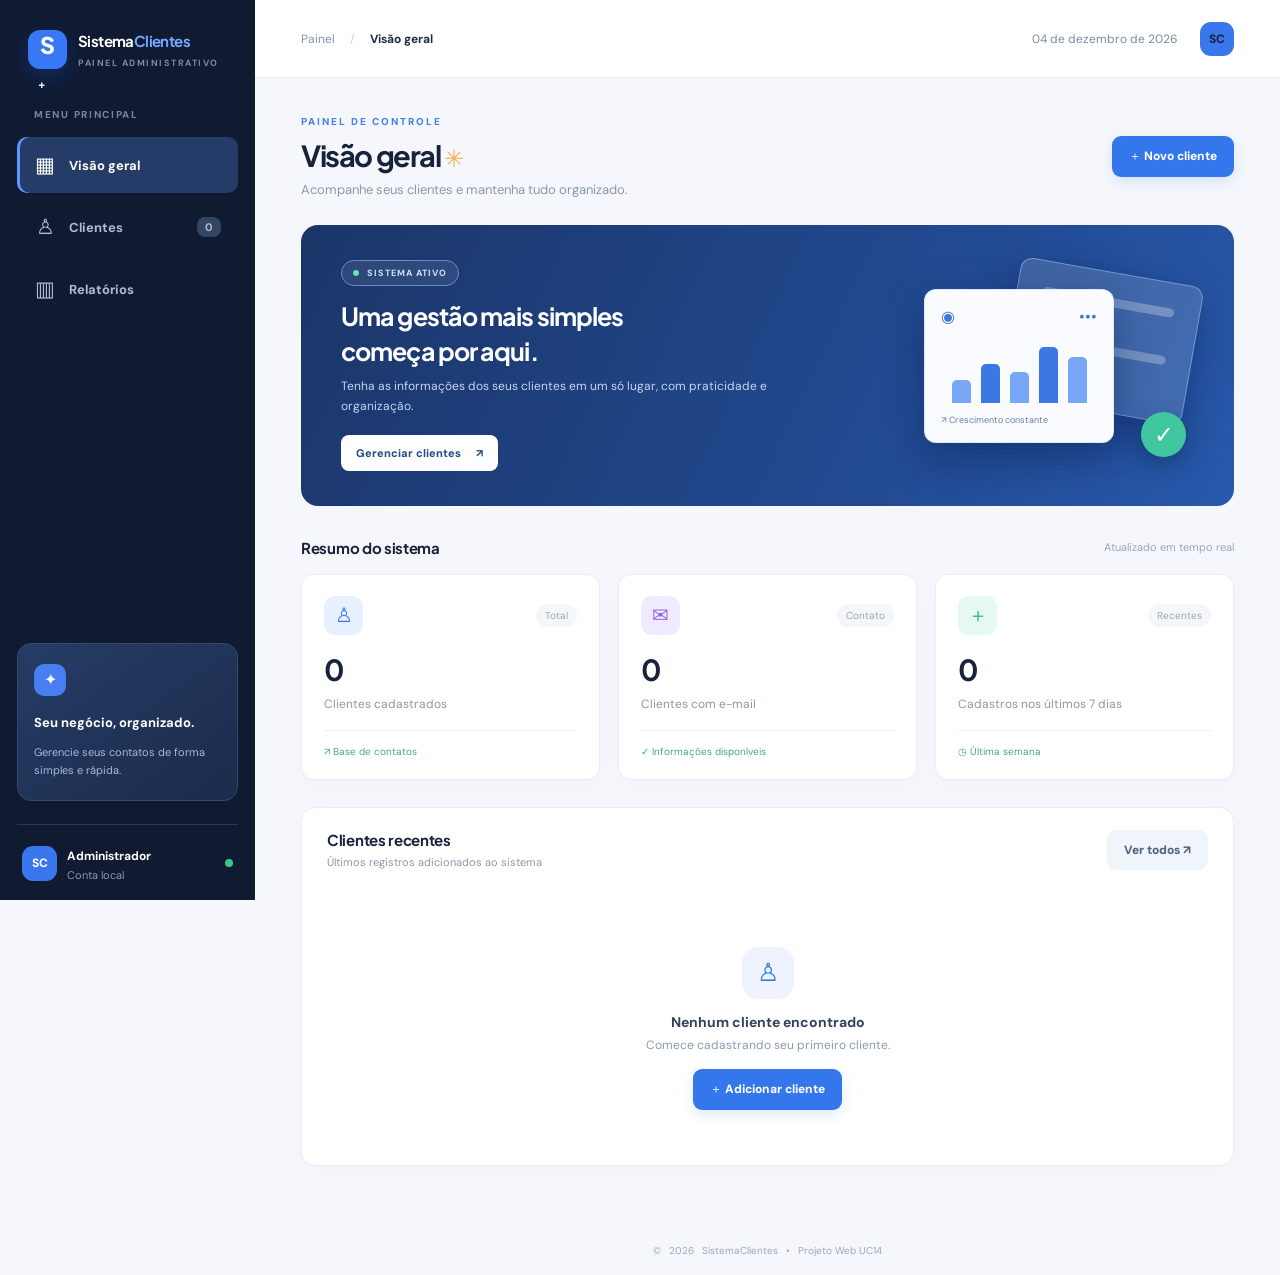
<file: index.html>
<!doctype html>
<html lang="pt-BR">

<head>
    <meta charset="utf-8">
    <meta name="viewport" content="width=device-width, initial-scale=1">
    <meta name="theme-color" content="#0c1428">
    <meta name="description" content="SistemaClientes — painel de gerenciamento de clientes">
    <title>SistemaClientes | Gestão de clientes</title>
    <link rel="stylesheet" href="style.css">
</head>

<body>
    <div class="app">
        <aside class="sidebar" id="sidebar">
            <div class="brand">
                <div class="brand-icon">S<span>+</span></div>
                <div><strong>Sistema<span>Clientes</span></strong><small>PAINEL ADMINISTRATIVO</small></div>
            </div>
            <div class="side-label">MENU PRINCIPAL</div>
            <nav><button class="nav-item active" data-page="dashboard"><span>▦</span> Visão geral</button><button
                    class="nav-item" data-page="clientes"><span>♙</span> Clientes <b
                        id="sideCount">0</b></button><button class="nav-item" data-page="relatorios"><span>▥</span>
                    Relatórios</button></nav>
            <div class="sidebar-bottom">
                <div class="side-help">
                    <div class="help-icon">✦</div><strong>Seu negócio, organizado.</strong>
                    <p>Gerencie seus contatos de forma simples e rápida.</p>
                </div>
                <div class="profile">
                    <div class="avatar">SC</div>
                    <div><strong>Administrador</strong><small>Conta local</small></div><span class="online"></span>
                </div>
            </div>
        </aside>
        <div class="main">
            <header class="topbar"><button class="menu-toggle" id="menuToggle" aria-label="Abrir menu">☰</button>
                <div class="crumb">Painel <span>/</span> <strong id="crumb">Visão geral</strong></div>
                <div class="top-right"><span class="today" id="today"></span><span class="top-avatar">SC</span></div>
            </header>
            <main class="content">
                <section id="dashboard" class="page active">
                    <div class="heading">
                        <div>
                            <div class="eyebrow">PAINEL DE CONTROLE</div>
                            <h1>Visão geral <span class="wave">✳</span></h1>
                            <p>Acompanhe seus clientes e mantenha tudo organizado.</p>
                        </div><button class="btn primary add-button">＋ Novo cliente</button>
                    </div>
                    <div class="hero">
                        <div>
                            <div class="hero-pill"><span class="dot"></span> SISTEMA ATIVO</div>
                            <h2>Uma gestão mais simples<br>começa por aqui.</h2>
                            <p>Tenha as informações dos seus clientes em um só lugar, com praticidade e organização.</p>
                            <button class="hero-btn" id="heroButton">Gerenciar clientes <span>↗</span></button>
                        </div>
                        <div class="hero-art">
                            <div class="art-card back">
                                <div class="art-line"></div>
                                <div class="art-line short"></div>
                                <div class="art-line"></div>
                            </div>
                            <div class="art-card front">
                                <div class="art-top"><span>◉</span><span>•••</span></div>
                                <div class="art-chart"><i style="height:35%"></i><i style="height:60%"></i><i
                                        style="height:48%"></i><i style="height:85%"></i><i style="height:70%"></i>
                                </div>
                                <div class="art-bottom">↗ Crescimento constante</div>
                            </div>
                            <div class="art-bubble">✓</div>
                        </div>
                    </div>
                    <div class="section-title">
                        <h3>Resumo do sistema</h3><span>Atualizado em tempo real</span>
                    </div>
                    <div class="stats">
                        <article class="stat">
                            <div class="stat-top"><span class="stat-icon blue">♙</span><span
                                    class="stat-tag">Total</span></div><strong id="statTotal">0</strong><span>Clientes
                                cadastrados</span>
                            <div class="stat-foot">↗ Base de contatos</div>
                        </article>
                        <article class="stat">
                            <div class="stat-top"><span class="stat-icon purple">✉</span><span
                                    class="stat-tag">Contato</span></div><strong id="statEmail">0</strong><span>Clientes
                                com e-mail</span>
                            <div class="stat-foot">✓ Informações disponíveis</div>
                        </article>
                        <article class="stat">
                            <div class="stat-top"><span class="stat-icon green">＋</span><span
                                    class="stat-tag">Recentes</span></div><strong
                                id="statRecent">0</strong><span>Cadastros nos últimos 7 dias</span>
                            <div class="stat-foot">◷ Última semana</div>
                        </article>
                    </div>
                    <div class="panel">
                        <div class="panel-head">
                            <div>
                                <h3>Clientes recentes</h3>
                                <p>Últimos registros adicionados ao sistema</p>
                            </div><button class="btn subtle" id="viewAll">Ver todos ↗</button>
                        </div>
                        <div id="recentTable"></div>
                    </div>
                </section>
                <section id="clientes" class="page">
                    <div class="heading">
                        <div>
                            <div class="eyebrow">GERENCIAMENTO</div>
                            <h1>Meus clientes</h1>
                            <p>Cadastre, pesquise e organize sua lista de contatos.</p>
                        </div><button class="btn primary add-button">＋ Novo cliente</button>
                    </div>
                    <div class="panel clients-panel">
                        <div class="panel-head">
                            <div>
                                <h3>Lista de clientes <span class="count-pill" id="listCount">0</span></h3>
                                <p>Todos os seus contatos em um só lugar</p>
                            </div>
                            <div class="search-wrap"><span>⌕</span><input id="search" type="search"
                                    placeholder="Buscar nome, e-mail ou telefone..." aria-label="Buscar clientes"></div>
                        </div>
                        <div id="clientsTable"></div>
                    </div>
                </section>
                <section id="relatorios" class="page">
                    <div class="heading">
                        <div>
                            <div class="eyebrow">ANÁLISE</div>
                            <h1>Relatórios</h1>
                            <p>Um resumo dos dados cadastrados no sistema.</p>
                        </div><button class="btn subtle" id="exportCsv">↓ Exportar CSV</button>
                    </div>
                    <div class="stats">
                        <article class="stat">
                            <div class="stat-top"><span class="stat-icon blue">♙</span></div><strong
                                id="reportTotal">0</strong><span>Clientes cadastrados</span>
                        </article>
                        <article class="stat">
                            <div class="stat-top"><span class="stat-icon purple">✉</span></div><strong
                                id="reportEmail">0</strong><span>Clientes com e-mail</span>
                        </article>
                        <article class="stat">
                            <div class="stat-top"><span class="stat-icon green">＋</span></div><strong
                                id="reportRecent">0</strong><span>Novos nesta semana</span>
                        </article>
                    </div>
                    <div class="panel report-panel">
                        <div class="report-icon">▥</div>
                        <h3>Seus dados, em um só lugar</h3>
                        <p>Use o botão Exportar CSV para salvar uma cópia da lista de clientes. Os dados são armazenados
                            somente neste navegador.</p><button class="btn primary" id="reportClients">Ver clientes
                            ↗</button>
                    </div>
                </section>
            </main>
            <footer>© <span id="year"></span> SistemaClientes <span>•</span> Projeto Web UC14</footer>
        </div>
    </div>
    <div class="overlay" id="overlay" hidden>
        <div class="modal" role="dialog" aria-modal="true" aria-labelledby="modalTitle">
            <div class="modal-head">
                <div>
                    <div class="eyebrow">CADASTRO DE CLIENTES</div>
                    <h2 id="modalTitle">Novo cliente</h2>
                    <p>Preencha as informações abaixo.</p>
                </div><button class="close" id="closeModal" aria-label="Fechar">×</button>
            </div>
            <form id="clientForm">
                <div class="field"><label for="nome">Nome completo <em>*</em></label><input id="nome" name="nome"
                        maxlength="100" placeholder="Ex.: Maria Oliveira" required></div>
                <div class="field"><label for="email">E-mail <em>*</em></label><input id="email" name="email"
                        type="email" maxlength="120" placeholder="Ex.: maria@email.com" required></div>
                <div class="field"><label for="telefone">Telefone</label><input id="telefone" name="telefone"
                        maxlength="30" placeholder="Ex.: (51) 99999-9999"></div>
                <div class="field"><label for="cidade">Cidade</label><input id="cidade" name="cidade" maxlength="80"
                        placeholder="Ex.: Novo Hamburgo"></div>
                <p class="form-error" id="formError" aria-live="polite"></p>
                <div class="modal-actions"><button type="button" class="btn subtle"
                        id="cancelModal">Cancelar</button><button type="submit" class="btn primary"
                        id="saveButton">Salvar cliente</button></div>
            </form>
        </div>
    </div>
    <div class="toast" id="toast" role="status" aria-live="polite"></div>
    <script src="script.js"></script>
</body>

</html>
</file>
<file: style.css>
@import url('https://fonts.googleapis.com/css2?family=DM+Sans:wght@400;500;600;700;800&family=Plus+Jakarta+Sans:wght@400;500;600;700;800&display=swap');

:root {
    font-family: 'DM Sans', Arial, sans-serif;
    color: #18233b;
    background: #f5f7fc;
    font-synthesis: none
}

* {
    box-sizing: border-box
}

body {
    margin: 0
}

button,
input {
    font: inherit
}

button {
    cursor: pointer
}

button:focus-visible,
input:focus-visible {
    outline: 3px solid #a4c0ff;
    outline-offset: 2px
}

.app {
    display: flex;
    min-height: 100vh
}

.sidebar {
    width: 255px;
    flex: none;
    background: #101a31;
    color: #fff;
    display: flex;
    flex-direction: column;
    padding: 30px 17px 18px;
    position: sticky;
    top: 0;
    height: 100vh
}

.brand {
    display: flex;
    align-items: center;
    gap: 11px;
    padding: 0 11px 39px
}

.brand-icon {
    background: #3878f6;
    border-radius: 12px;
    width: 39px;
    height: 39px;
    display: grid;
    place-items: center;
    font-family: 'Plus Jakarta Sans';
    font-size: 23px;
    font-weight: 800;
    box-shadow: 0 8px 24px #1b54c855
}

.brand-icon span {
    font-size: 11px;
    margin-left: -12px;
    margin-top: 18px
}

.brand strong {
    font-family: 'Plus Jakarta Sans';
    font-size: 15px;
    letter-spacing: -.6px
}

.brand strong span {
    color: #75a6ff
}

.brand small {
    display: block;
    color: #7e8ba8;
    font-size: 9px;
    letter-spacing: 1.5px;
    margin-top: 5px;
    font-weight: 700
}

.side-label {
    font-size: 10px;
    letter-spacing: 1.7px;
    color: #7585a6;
    font-weight: 800;
    padding: 0 17px;
    margin-bottom: 16px
}

.sidebar nav {
    display: grid;
    gap: 6px
}

.nav-item {
    width: 100%;
    display: flex;
    align-items: center;
    gap: 13px;
    padding: 14px 17px;
    border: 0;
    background: transparent;
    color: #aebbd4;
    border-radius: 10px;
    text-align: left;
    font-size: 13px;
    font-weight: 700
}

.nav-item>span {
    font-size: 21px;
    width: 22px;
    text-align: center;
    font-weight: 400
}

.nav-item.active,
.nav-item:hover {
    background: #253c69;
    color: white
}

.nav-item.active {
    box-shadow: inset 3px 0 #5e96ff
}

.nav-item b {
    margin-left: auto;
    font-size: 11px;
    background: #334563;
    padding: 3px 8px;
    border-radius: 8px
}

.sidebar-bottom {
    margin-top: auto
}

.side-help {
    background: linear-gradient(145deg, #263c65, #1b2c4c);
    border: 1px solid #34496d;
    padding: 20px 16px;
    border-radius: 14px;
    margin-bottom: 23px
}

.help-icon {
    background: #477ff2;
    width: 32px;
    height: 32px;
    border-radius: 10px;
    display: grid;
    place-items: center;
    margin-bottom: 15px
}

.side-help strong {
    font-size: 13px
}

.side-help p {
    font-size: 11px;
    line-height: 1.7;
    color: #a8b9d6;
    margin-bottom: 0
}

.profile {
    border-top: 1px solid #2b3852;
    padding: 19px 5px 0;
    display: flex;
    align-items: center;
    gap: 10px
}

.avatar,
.top-avatar {
    width: 35px;
    height: 35px;
    border-radius: 11px;
    background: #3977ed;
    display: grid;
    place-items: center;
    font-weight: 800;
    font-size: 12px
}

.profile strong {
    font-size: 12px
}

.profile small {
    display: block;
    color: #8d9bb8;
    font-size: 11px;
    margin-top: 3px
}

.online {
    background: #39c987;
    border-radius: 50%;
    width: 8px;
    height: 8px;
    margin-left: auto
}

.main {
    min-width: 0;
    flex: 1;
    display: flex;
    flex-direction: column
}

.topbar {
    height: 78px;
    border-bottom: 1px solid #e8edf5;
    background: white;
    display: flex;
    align-items: center;
    justify-content: space-between;
    padding: 0 46px
}

.crumb {
    font-size: 12px;
    color: #8290a7
}

.crumb span {
    padding: 0 12px;
    color: #c8cfda
}

.crumb strong {
    color: #1f2c45
}

.top-right {
    display: flex;
    align-items: center;
    gap: 22px
}

.today {
    font-size: 12px;
    color: #7c8ba2
}

.top-avatar {
    width: 34px;
    height: 34px
}

.menu-toggle {
    display: none;
    border: 0;
    background: transparent;
    font-size: 22px;
    color: #18233b
}

.content {
    padding: 37px 46px 60px;
    max-width: 1500px;
    width: 100%;
    margin: 0 auto;
    flex: 1
}

.page {
    display: none
}

.page.active {
    display: block
}

.heading {
    display: flex;
    align-items: center;
    justify-content: space-between;
    gap: 15px;
    margin-bottom: 27px
}

.eyebrow {
    font-size: 10px;
    font-weight: 800;
    letter-spacing: 2px;
    color: #4380e9;
    margin-bottom: 9px
}

.heading h1 {
    font-family: 'Plus Jakarta Sans';
    font-size: 29px;
    letter-spacing: -1.4px;
    margin: 0 0 8px
}

.heading p,
.panel-head p {
    font-size: 13px;
    color: #8b98ad;
    margin: 0
}

.wave {
    color: #f0b65b;
    font-size: 24px
}

.btn {
    border: 0;
    border-radius: 9px;
    padding: 12px 17px;
    font-weight: 800;
    font-size: 12px;
    white-space: nowrap
}

.primary {
    background: #3477ed;
    color: white;
    box-shadow: 0 5px 14px #3879e526
}

.primary:hover {
    background: #2364d9
}

.subtle {
    background: #f0f4fb;
    color: #50627e
}

.subtle:hover {
    background: #e3ebf8
}

.hero {
    background: linear-gradient(115deg, #1b3568, #234d97 72%, #2859ac);
    border-radius: 17px;
    min-height: 244px;
    color: white;
    padding: 35px 40px;
    display: flex;
    align-items: center;
    justify-content: space-between;
    overflow: hidden;
    position: relative
}

.hero>div:first-child {
    z-index: 1
}

.hero-pill {
    display: inline-flex;
    gap: 8px;
    align-items: center;
    border: 1px solid #678ac7;
    background: #ffffff14;
    color: #c9ddff;
    padding: 6px 11px;
    border-radius: 50px;
    font-size: 9px;
    font-weight: 800;
    letter-spacing: 1px
}

.dot {
    width: 6px;
    height: 6px;
    background: #61e5b6;
    border-radius: 50%
}

.hero h2 {
    font-family: 'Plus Jakarta Sans';
    font-size: 25px;
    line-height: 1.38;
    letter-spacing: -.9px;
    margin: 13px 0 9px
}

.hero p {
    color: #c4d6f4;
    line-height: 1.65;
    font-size: 12px;
    max-width: 430px;
    margin: 0 0 18px
}

.hero-btn {
    border: 0;
    border-radius: 8px;
    background: white;
    color: #244a89;
    padding: 11px 15px;
    font-weight: 800;
    font-size: 11px
}

.hero-btn span {
    margin-left: 12px
}

.hero-art {
    width: 280px;
    height: 200px;
    position: relative;
    flex: none
}

.art-card {
    position: absolute;
    border: 1px solid #b9d4ff70;
    border-radius: 12px;
    box-shadow: 0 15px 40px #061a4766
}

.art-card.back {
    width: 185px;
    height: 140px;
    right: 0;
    top: 6px;
    background: #ffffff22;
    transform: rotate(10deg);
    padding: 25px
}

.art-line {
    height: 9px;
    background: #ffffff45;
    border-radius: 10px;
    margin-bottom: 15px
}

.art-line.short {
    width: 55%
}

.art-card.front {
    width: 190px;
    height: 154px;
    left: 10px;
    top: 24px;
    background: #f9fbff;
    padding: 16px
}

.art-top {
    display: flex;
    justify-content: space-between;
    color: #4078d7
}

.art-chart {
    height: 76px;
    display: flex;
    gap: 10px;
    align-items: end;
    justify-content: center;
    padding-top: 10px
}

.art-chart i {
    width: 19px;
    border-radius: 5px 5px 0 0;
    background: #79a7f8
}

.art-chart i:nth-child(even) {
    background: #3c78e4
}

.art-bottom {
    color: #6881a6;
    font-size: 9px;
    margin-top: 11px
}

.art-bubble {
    position: absolute;
    right: 8px;
    bottom: 8px;
    border-radius: 50%;
    width: 45px;
    height: 45px;
    background: #41c7a0;
    display: grid;
    place-items: center;
    color: white;
    font-size: 24px;
    box-shadow: 0 8px 22px #062e4166
}

.section-title {
    display: flex;
    justify-content: space-between;
    align-items: center;
    margin: 32px 0 17px
}

.section-title h3,
.panel-head h3 {
    font-family: 'Plus Jakarta Sans';
    font-size: 15px;
    letter-spacing: -.3px;
    margin: 0
}

.section-title span {
    color: #9aa6b9;
    font-size: 11px
}

.stats {
    display: grid;
    grid-template-columns: repeat(3, minmax(0, 1fr));
    gap: 18px;
    margin-bottom: 27px
}

.stat {
    background: #fff;
    border: 1px solid #e8edf6;
    border-radius: 13px;
    padding: 21px 22px;
    box-shadow: 0 6px 25px #172c4b05
}

.stat-top {
    display: flex;
    align-items: center;
    justify-content: space-between;
    margin-bottom: 16px
}

.stat-icon {
    display: grid;
    place-items: center;
    width: 39px;
    height: 39px;
    border-radius: 11px;
    font-size: 20px
}

.stat-icon.blue {
    background: #e8f0ff;
    color: #3878ef
}

.stat-icon.purple {
    background: #f0eaff;
    color: #9260e9
}

.stat-icon.green {
    background: #e5f8f1;
    color: #2cb989
}

.stat-tag {
    background: #f4f6fa;
    color: #9aa6b7;
    font-size: 10px;
    border-radius: 20px;
    padding: 5px 9px
}

.stat>strong {
    display: block;
    font-family: 'Plus Jakarta Sans';
    font-size: 29px;
    letter-spacing: -1px;
    margin-bottom: 5px
}

.stat>span {
    font-size: 12px;
    color: #8a97aa
}

.stat-foot {
    border-top: 1px solid #edf1f7;
    padding-top: 14px;
    margin-top: 17px;
    font-size: 10px;
    color: #45aa88
}

.panel {
    background: white;
    border: 1px solid #e8edf6;
    border-radius: 14px;
    overflow: hidden;
    box-shadow: 0 5px 25px #172c4b04
}

.panel-head {
    padding: 22px 25px;
    display: flex;
    justify-content: space-between;
    align-items: center;
    gap: 20px
}

.panel-head p {
    margin-top: 6px;
    font-size: 11px
}

.table-scroll {
    overflow-x: auto
}

table {
    width: 100%;
    border-collapse: collapse;
    text-align: left
}

thead {
    background: #f8fafd
}

th {
    font-size: 10px;
    letter-spacing: .7px;
    color: #8a97ad;
    text-transform: uppercase;
    padding: 14px 25px;
    font-weight: 800
}

td {
    padding: 15px 25px;
    border-top: 1px solid #eff2f7;
    font-size: 12px;
    color: #596981
}

tbody tr:hover {
    background: #fafcff
}

.person {
    display: flex;
    align-items: center;
    gap: 11px
}

.person-avatar {
    height: 35px;
    width: 35px;
    display: grid;
    place-items: center;
    border-radius: 10px;
    background: #e7efff;
    color: #3d75dc;
    font-weight: 800;
    font-size: 11px
}

.person strong {
    color: #24334f;
    font-size: 12px
}

.empty {
    text-align: center;
    padding: 55px 20px;
    color: #8b99af
}

.empty-icon {
    width: 52px;
    height: 52px;
    border-radius: 16px;
    background: #eef3ff;
    color: #3779e8;
    display: grid;
    place-items: center;
    margin: 0 auto 14px;
    font-size: 25px
}

.empty h4 {
    margin: 0 0 6px;
    color: #33415c;
    font-size: 14px
}

.empty p {
    font-size: 12px;
    margin: 0 0 16px
}

.action {
    border: 0;
    background: #eff4fc;
    color: #4274c5;
    padding: 7px 10px;
    border-radius: 7px;
    font-size: 11px;
    font-weight: 700;
    margin-right: 5px
}

.action.delete {
    background: #fff0f1;
    color: #e45c68
}

.count-pill {
    background: #eaf1ff;
    color: #417bea;
    border-radius: 20px;
    font-size: 10px;
    padding: 4px 9px;
    margin-left: 7px
}

.search-wrap {
    display: flex;
    align-items: center;
    gap: 8px;
    border: 1px solid #e2e8f2;
    border-radius: 9px;
    padding: 0 12px;
    min-width: 280px;
    color: #8c9ab1
}

.search-wrap span {
    font-size: 20px
}

.search-wrap input {
    border: 0;
    outline: 0;
    padding: 11px 0;
    width: 100%;
    font-size: 12px
}

.report-panel {
    text-align: center;
    padding: 60px 20px
}

.report-icon {
    font-size: 37px;
    color: #3a78eb
}

.report-panel h3 {
    font-family: 'Plus Jakarta Sans';
    margin: 14px 0 8px
}

.report-panel p {
    color: #8a97ab;
    line-height: 1.8;
    max-width: 410px;
    margin: 0 auto 22px;
    font-size: 13px
}

footer {
    text-align: center;
    padding: 18px;
    color: #9ba7b9;
    font-size: 10px
}

footer span {
    margin: 0 5px
}

.overlay {
    position: fixed;
    inset: 0;
    background: #0a1734a6;
    z-index: 20;
    display: grid;
    place-items: center;
    padding: 20px
}

.overlay[hidden] {
    display: none
}

.modal {
    background: white;
    border-radius: 18px;
    padding: 27px;
    width: min(100%, 475px);
    max-height: 95vh;
    overflow: auto;
    box-shadow: 0 30px 100px #0003
}

.modal-head {
    display: flex;
    justify-content: space-between;
    align-items: start;
    margin-bottom: 23px
}

.modal-head h2 {
    font-family: 'Plus Jakarta Sans';
    font-size: 22px;
    margin: 0 0 6px
}

.modal-head p {
    color: #94a0b1;
    font-size: 12px;
    margin: 0
}

.close {
    border: 0;
    background: #f1f4fa;
    border-radius: 8px;
    width: 30px;
    height: 30px;
    font-size: 20px;
    color: #71819a
}

.field {
    margin-bottom: 15px
}

.field label {
    display: block;
    font-weight: 700;
    font-size: 12px;
    margin-bottom: 7px
}

.field em {
    color: #e45a65;
    font-style: normal
}

.field input {
    width: 100%;
    border: 1px solid #dfe6f1;
    border-radius: 9px;
    padding: 12px 13px;
    font-size: 13px
}

.field input:focus {
    border-color: #397bf0;
    outline: 2px solid #e1ebff
}

.modal-actions {
    display: flex;
    justify-content: flex-end;
    gap: 10px;
    border-top: 1px solid #edf1f7;
    padding-top: 20px;
    margin-top: 14px
}

.form-error {
    font-size: 12px;
    color: #d34250;
    min-height: 14px
}

.toast {
    position: fixed;
    bottom: 24px;
    right: 24px;
    background: #142b51;
    color: white;
    border-radius: 10px;
    padding: 13px 20px;
    font-size: 12px;
    box-shadow: 0 10px 30px #0002;
    opacity: 0;
    transform: translateY(15px);
    pointer-events: none;
    transition: .2s;
    z-index: 40
}

.toast.show {
    opacity: 1;
    transform: none
}

@media(max-width:1100px) {
    .sidebar {
        width: 220px
    }

    .topbar {
        padding: 0 25px
    }

    .content {
        padding: 30px 25px
    }

    .hero-art {
        transform: scale(.85);
        transform-origin: right
    }
}

@media(max-width:780px) {
    .sidebar {
        position: fixed;
        z-index: 10;
        transform: translateX(-100%);
        transition: transform .2s
    }

    .sidebar.open {
        transform: translateX(0)
    }

    .menu-toggle {
        display: block
    }

    .topbar {
        height: 65px
    }

    .crumb {
        margin-right: auto;
        margin-left: 15px
    }

    .today {
        display: none
    }

    .hero {
        padding: 30px
    }

    .hero-art {
        display: none
    }

    .stats {
        grid-template-columns: 1fr
    }

    .heading h1 {
        font-size: 25px
    }

    .panel-head {
        flex-wrap: wrap
    }

    .search-wrap {
        width: 100%;
        min-width: 0
    }

    .content {
        padding: 25px 17px
    }

    .heading {
        align-items: start
    }

    .heading .add-button {
        padding: 10px;
        font-size: 11px
    }

    th,
    td {
        padding: 13px 15px;
        white-space: nowrap
    }
}

@media(max-width:430px) {
    .heading {
        flex-direction: column
    }

    .hero h2 {
        font-size: 21px
    }

    .hero {
        padding: 25px
    }

    .topbar {
        padding: 0 17px
    }

    .panel-head {
        padding: 18px
    }

    .modal {
        padding: 20px
    }
}
</file>
